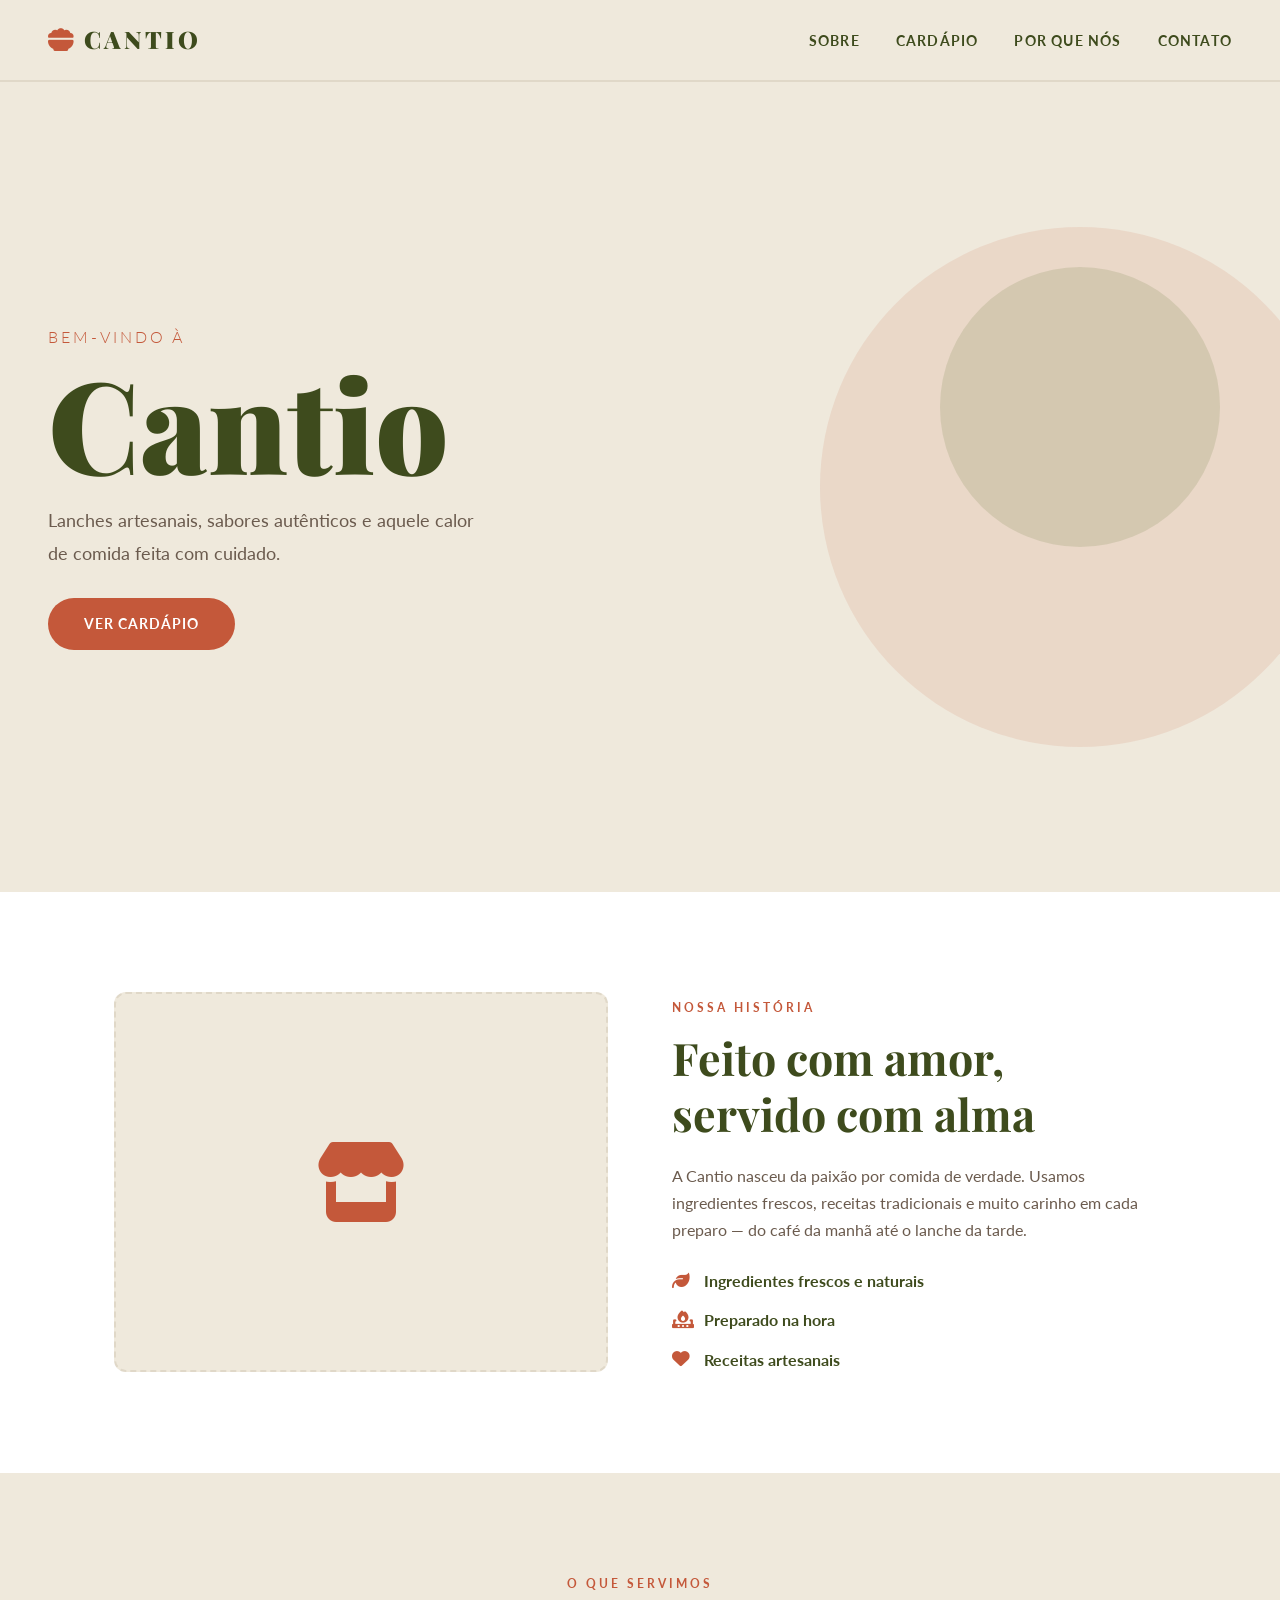
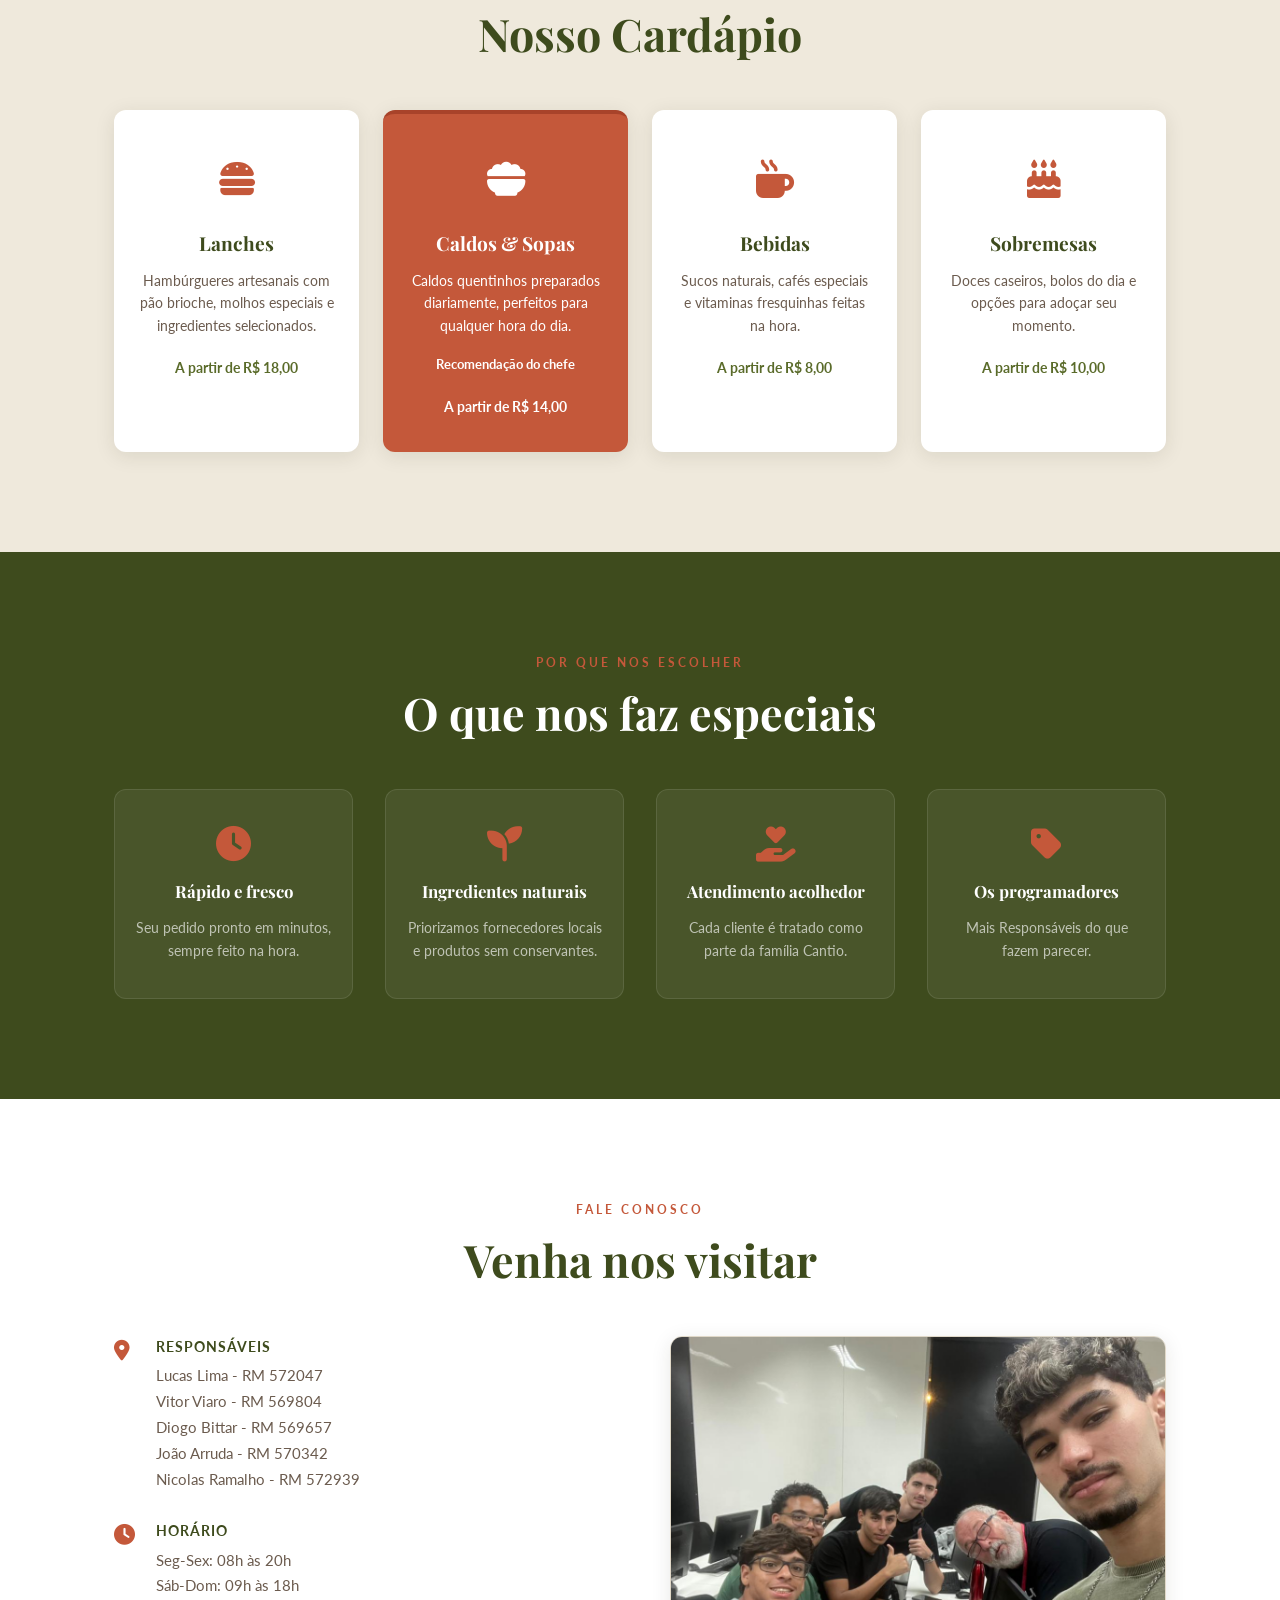
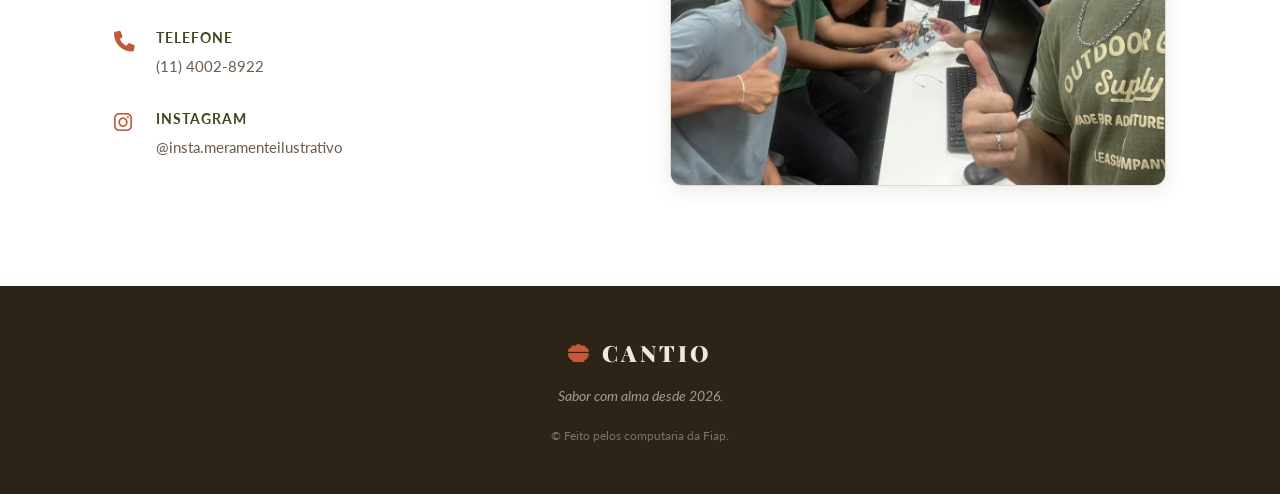
<file: index.html>
<!DOCTYPE html>
<html lang="pt-BR">
<head>
  <meta charset="UTF-8" />
  <meta name="viewport" content="width=device-width, initial-scale=1.0" />
  <title>Cantio — Sabor com Alma</title>

  <!-- Google Fonts -->
  <link rel="preconnect" href="https://fonts.googleapis.com" />
  <link rel="preconnect" href="https://fonts.gstatic.com" crossorigin />
  <link href="https://fonts.googleapis.com/css2?family=Playfair+Display:wght@700;900&family=Lato:wght@300;400;700&display=swap" rel="stylesheet" />

  <!-- Font Awesome -->
  <link rel="stylesheet" href="https://cdnjs.cloudflare.com/ajax/libs/font-awesome/6.5.0/css/all.min.css" />

  <!-- CSS Externo -->
  <link rel="stylesheet" href="projeto/CSS/style.css" />
</head>
<body>

  <!-- ======================== MENU / NAV ======================== -->
  <header id="topo">
    <nav class="navbar">
      <div class="logo">
        <span class="logo-icone"><i class="fa-solid fa-bowl-food"></i></span>
        <span class="logo-texto">CANTIO</span>
      </div>
      <ul class="nav-links">
        <li><a href="#sobre">Sobre</a></li>
        <li><a href="#cardapio">Cardápio</a></li>
        <li><a href="#diferenciais">Por que nós</a></li>
        <li><a href="#contato">Contato</a></li>
      </ul>
    </nav>
  </header>

  <!-- ======================== SEÇÃO 1 — HERO ======================== -->
  <section id="hero">
    <div class="hero-conteudo">
      <p class="hero-subtitulo">Bem-vindo à</p>
      <h1 class="hero-titulo">Cantio</h1>
      <p class="hero-descricao">
        Lanches artesanais, sabores autênticos e aquele calor de comida feita com cuidado.
      </p>
      <a href="#cardapio" class="btn-primario">Ver Cardápio</a>
    </div>
    <div class="hero-decoracao">
      <div class="circulo-grande"></div>
      <div class="circulo-pequeno"></div>
    </div>
  </section>

  <!-- ======================== SEÇÃO 2 — SOBRE ======================== -->
  <section id="sobre">
    <div class="container">
      <div class="sobre-grade">

        <div class="sobre-imagem">
          <div class="imagem-placeholder">
            <i class="fa-solid fa-store"></i>
          </div>
        </div>

        <div class="sobre-texto">
          <span class="secao-etiqueta">Nossa história</span>
          <h2>Feito com amor,<br/>servido com alma</h2>
          <p>
            A Cantio nasceu da paixão por comida de verdade. Usamos ingredientes frescos, receitas
            tradicionais e muito carinho em cada preparo — do café da manhã até o lanche da tarde.
          </p>
          <ul class="sobre-lista">
            <li><i class="fa-solid fa-leaf"></i> Ingredientes frescos e naturais</li>
            <li><i class="fa-solid fa-fire-burner"></i> Preparado na hora</li>
            <li><i class="fa-solid fa-heart"></i> Receitas artesanais</li>
          </ul>
        </div>

      </div>
    </div>
  </section>

  <!-- ======================== SEÇÃO 3 — CARDÁPIO ======================== -->
  <section id="cardapio">
    <div class="container">
      <span class="secao-etiqueta centralizado">O que servimos</span>
      <h2 class="secao-titulo centralizado">Nosso Cardápio</h2>

      <div class="cardapio-grade">

        <div class="card-item">
          <div class="card-icone"><i class="fa-solid fa-burger"></i></div>
          <h3>Lanches</h3>
          <p>Hambúrgueres artesanais com pão brioche, molhos especiais e ingredientes selecionados.</p>
          <span class="card-preco">A partir de R$ 18,00</span>
        </div>

        <div class="card-item destaque">
          <div class="card-icone"><i class="fa-solid fa-bowl-food"></i></div>
          <h3>Caldos & Sopas</h3>
          <p>Caldos quentinhos preparados diariamente, perfeitos para qualquer hora do dia. <br> <h5>Recomendação do chefe</h5></p>
          <span class="card-preco">A partir de R$ 14,00</span>
        </div>

        <div class="card-item">
          <div class="card-icone"><i class="fa-solid fa-mug-hot"></i></div>
          <h3>Bebidas</h3>
          <p>Sucos naturais, cafés especiais e vitaminas fresquinhas feitas na hora.</p>
          <span class="card-preco">A partir de R$ 8,00</span>
        </div>

        <div class="card-item">
          <div class="card-icone"><i class="fa-solid fa-cake-candles"></i></div>
          <h3>Sobremesas</h3>
          <p>Doces caseiros, bolos do dia e opções para adoçar seu momento.</p>
          <span class="card-preco">A partir de R$ 10,00</span>
        </div>

      </div>
    </div>
  </section>

  <!-- ======================== SEÇÃO 4 — DIFERENCIAIS ======================== -->
  <section id="diferenciais">
    <div class="container">
      <span class="secao-etiqueta centralizado">Por que nos escolher</span>
      <h2 class="secao-titulo centralizado">O que nos faz especiais</h2>

      <div class="diferenciais-grade">

        <div class="diferencial-item">
          <i class="fa-solid fa-clock"></i>
          <h4>Rápido e fresco</h4>
          <p>Seu pedido pronto em minutos, sempre feito na hora.</p>
        </div>
 
        <div class="diferencial-item">
          <i class="fa-solid fa-seedling"></i>
          <h4>Ingredientes naturais</h4>
          <p>Priorizamos fornecedores locais e produtos sem conservantes.</p>
        </div>

        <div class="diferencial-item">
          <i class="fa-solid fa-hand-holding-heart"></i>
          <h4>Atendimento acolhedor</h4>
          <p>Cada cliente é tratado como parte da família Cantio.</p>
        </div>

        <div class="diferencial-item">
          <i class="fa-solid fa-tag"></i>
          <h4>Os programadores</h4>
          <p>Mais Responsáveis do que fazem parecer.</p>
        </div>

      </div>
    </div>
  </section>

  <!-- ======================== SEÇÃO 5 — CONTATO ======================== -->
  <section id="contato">
    <div class="container">
      <span class="secao-etiqueta centralizado">Fale conosco</span>
      <h2 class="secao-titulo centralizado">Venha nos visitar</h2>

      <div class="contato-grade">

        <div class="contato-info">
          <div class="contato-linha">
            <i class="fa-solid fa-location-dot"></i>
            <div>
              <strong>Responsáveis</strong>
              <p>Lucas Lima - RM 572047<br/>Vitor Viaro - RM 569804 <br>Diogo Bittar - RM 569657 <br> João Arruda - RM 570342 <br>Nicolas Ramalho - RM 572939 </p>
            </div>
          </div>
          <div class="contato-linha">
            <i class="fa-solid fa-clock"></i>
            <div>
              <strong>Horário</strong>
              <p>Seg-Sex: 08h às 20h<br/>Sáb-Dom: 09h às 18h</p>
            </div>
          </div>
          <div class="contato-linha">
            <i class="fa-solid fa-phone"></i>
            <div>
              <strong>Telefone</strong>
              <p>(11) 4002-8922</p> <!-- Número fictício para exemplo e quem sabe sabe -->
            </div>
          </div>
          <div class="contato-linha">
            <i class="fa-brands fa-instagram"></i>
            <div>
              <strong>Instagram</strong>
              <p>@insta.meramenteilustrativo</p>
            </div>
          </div>
        </div>

        <div class="contato-mapa">
          <img src="projeto/imagens/WhatsApp Image 2026-05-06 at 12.49.43.jpeg" alt="Grupo">
          </div>
        </div>

      </div>
    </div>
  </section>

  <!-- ======================== RODAPÉ ======================== -->
  <footer id="rodape">
    <div class="container">
      <div class="footer-conteudo">
        <div class="footer-logo">
          <i class="fa-solid fa-bowl-food"></i>
          <span>CANTIO</span>
        </div>
        <p class="footer-frase">Sabor com alma desde 2026.</p>
        <p class="footer-copy">&copy; Feito pelos computaria da Fiap.</p>
      </div>
    </div>
  </footer>

</body>
</html>
</file>
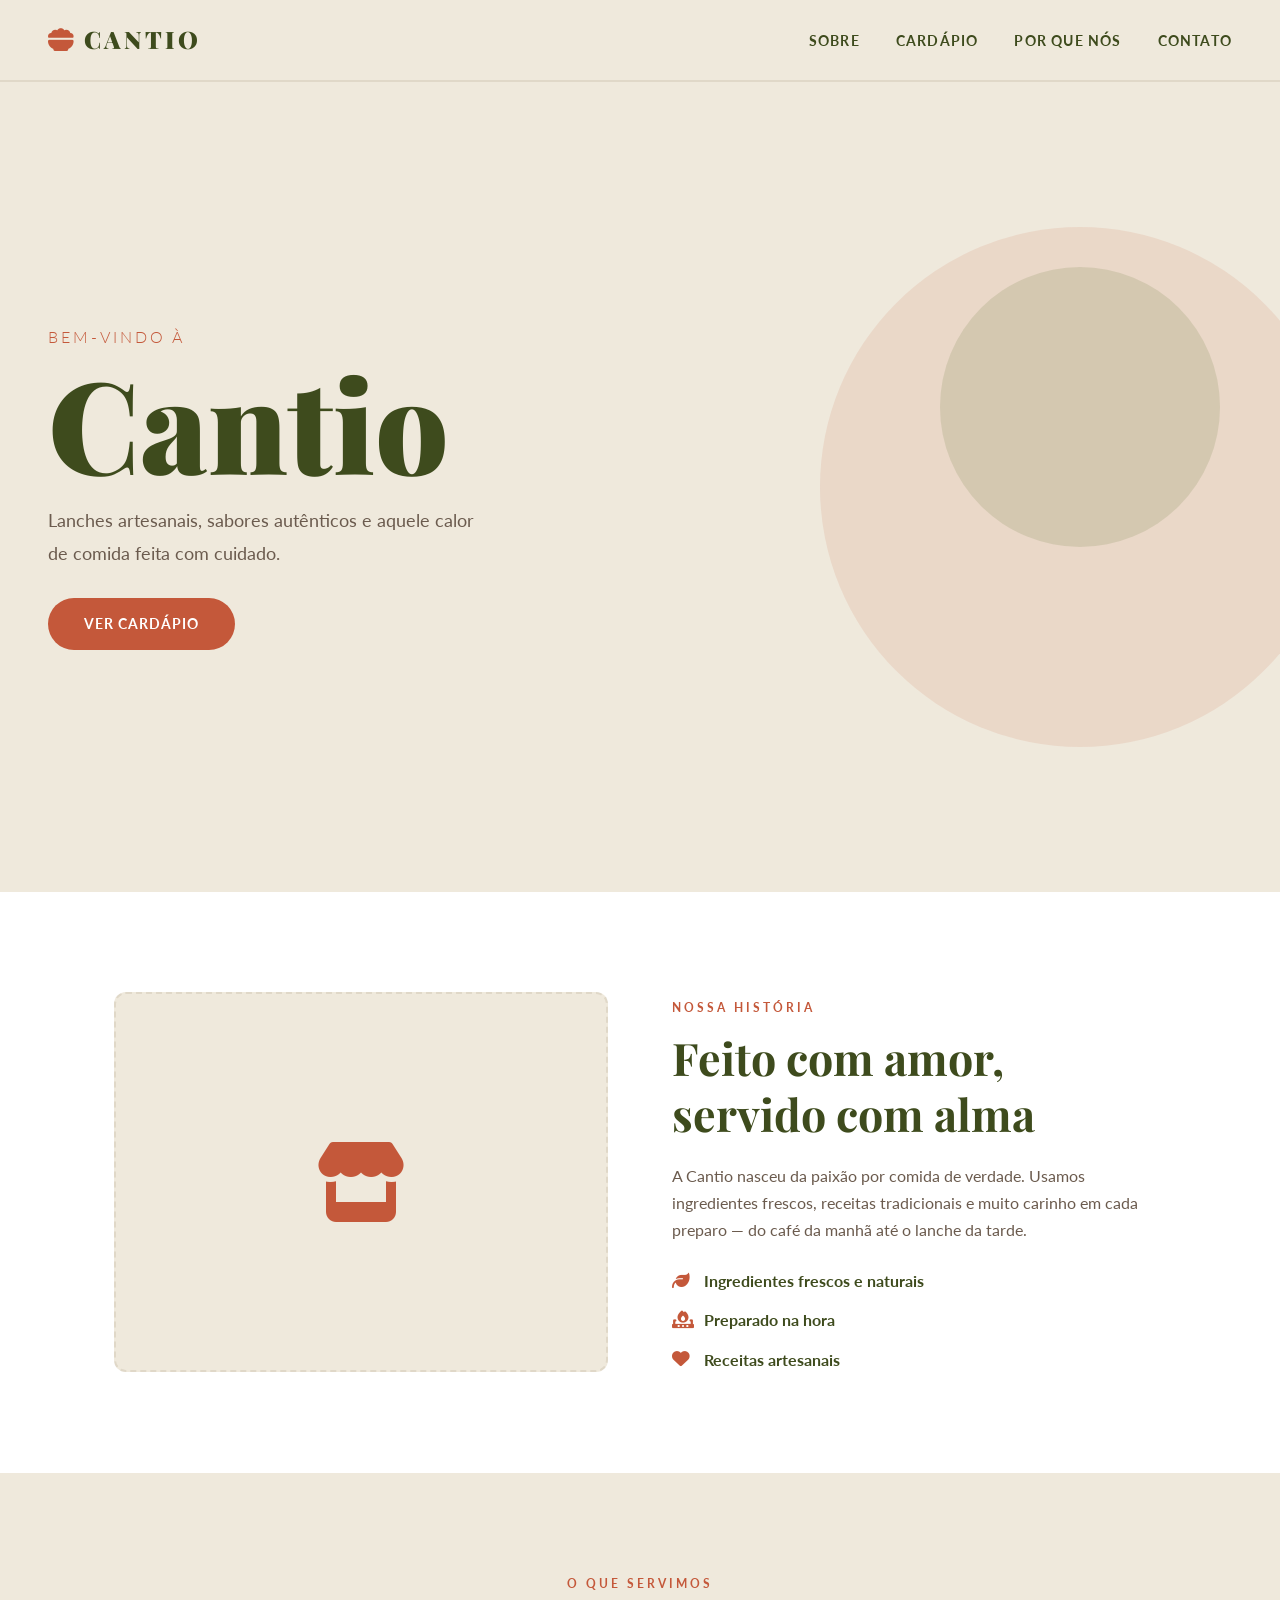
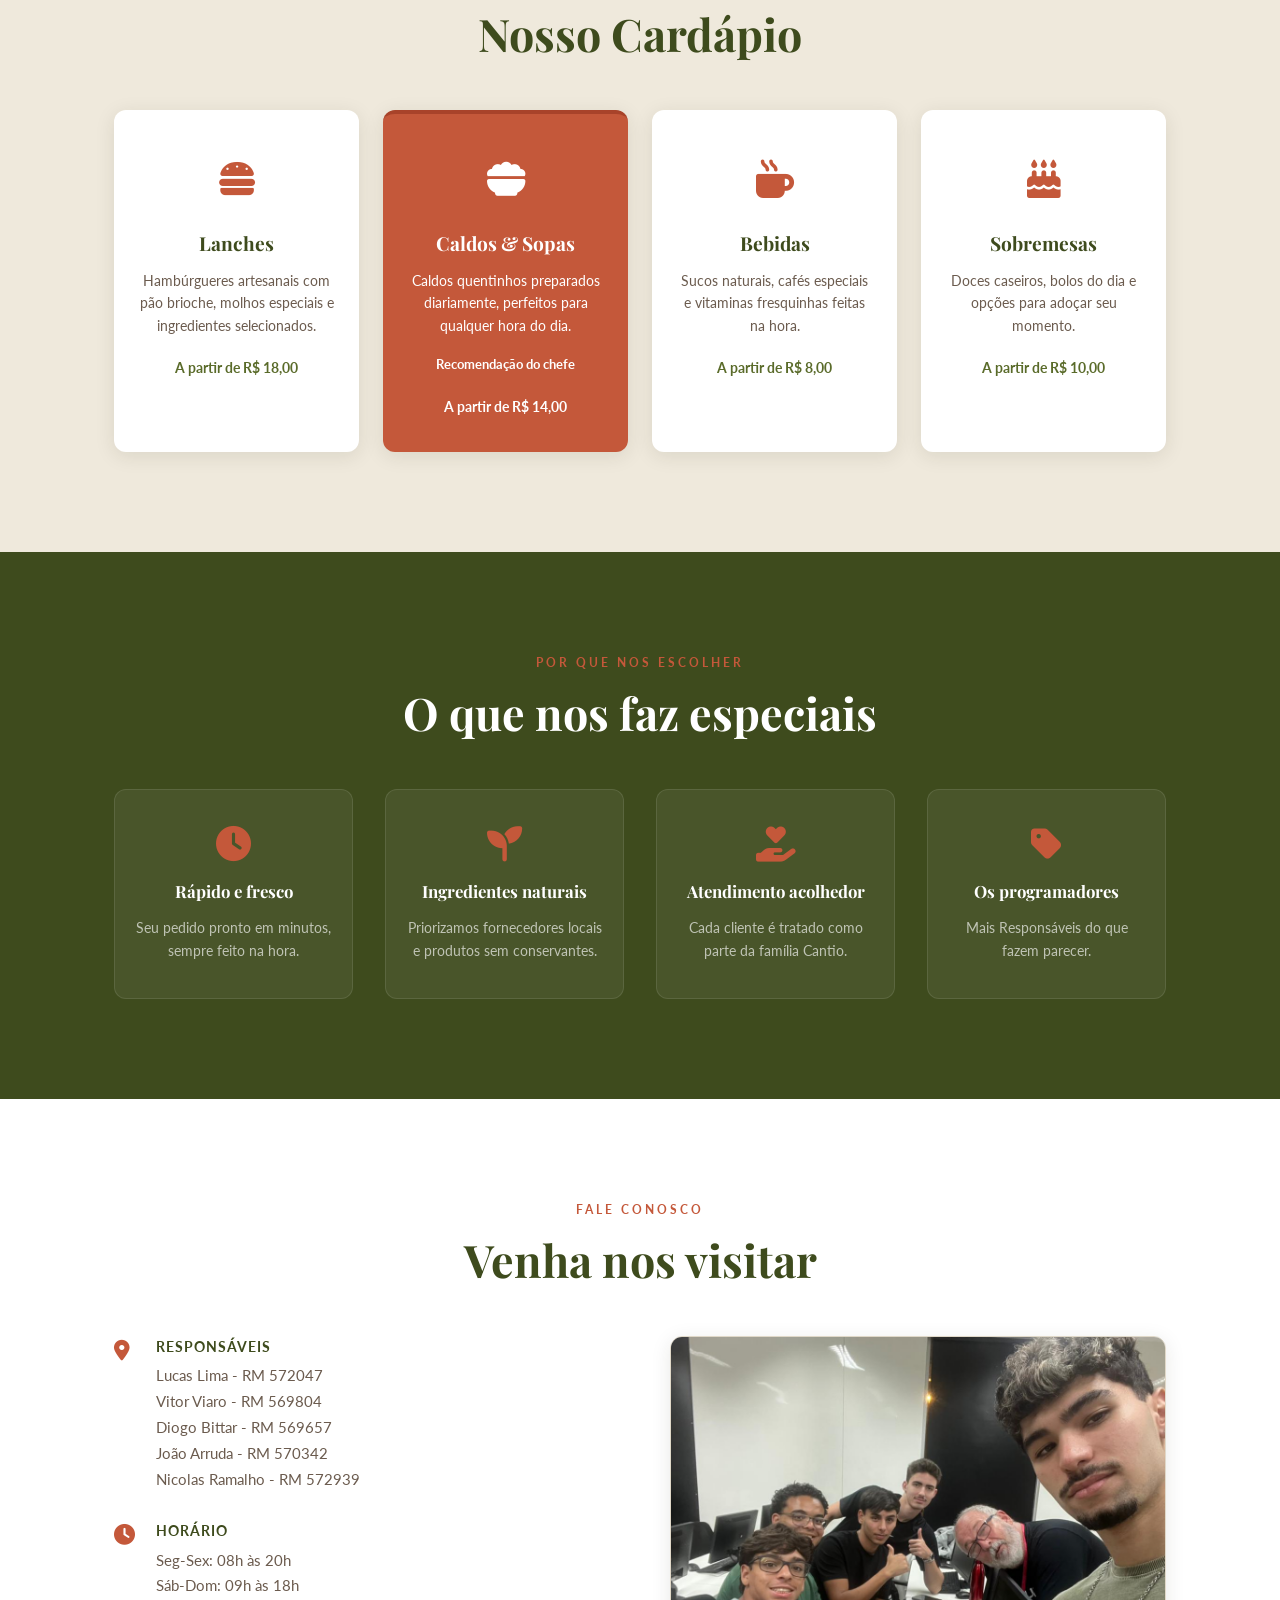
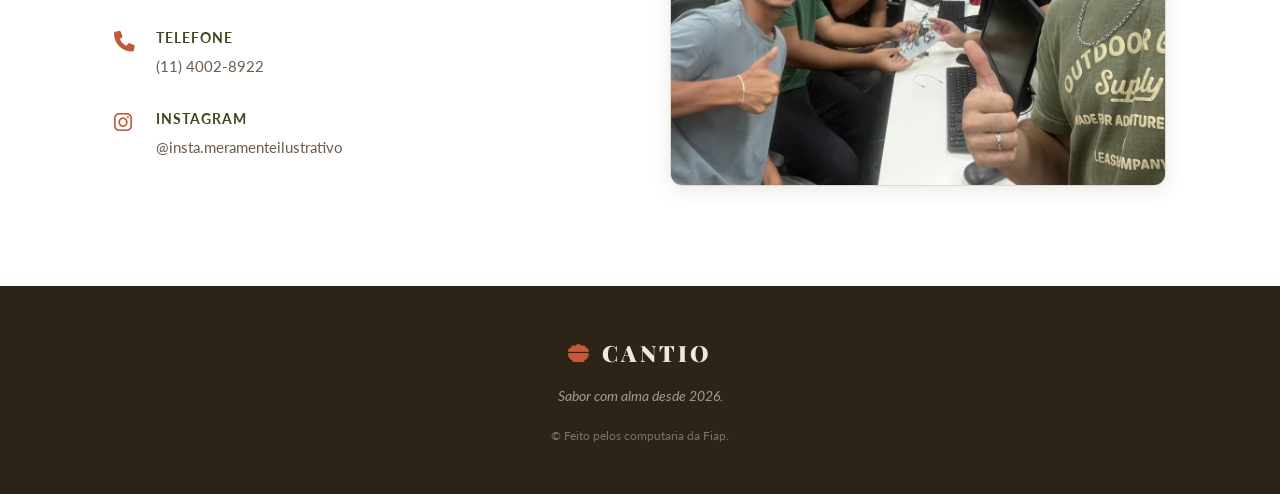
<file: projeto/index.html>
<!DOCTYPE html>
<html lang="pt-BR">
<head>
  <meta charset="UTF-8" />
  <meta name="viewport" content="width=device-width, initial-scale=1.0" />
  <title>Cantio — Sabor com Alma</title>

  <!-- Google Fonts -->
  <link rel="preconnect" href="https://fonts.googleapis.com" />
  <link rel="preconnect" href="https://fonts.gstatic.com" crossorigin />
  <link href="https://fonts.googleapis.com/css2?family=Playfair+Display:wght@700;900&family=Lato:wght@300;400;700&display=swap" rel="stylesheet" />

  <!-- Font Awesome -->
  <link rel="stylesheet" href="https://cdnjs.cloudflare.com/ajax/libs/font-awesome/6.5.0/css/all.min.css" />

  <!-- CSS Externo -->
  <link rel="stylesheet" href="./CSS/style.css" />
</head>
<body>

  <!-- ======================== MENU / NAV ======================== -->
  <header id="topo">
    <nav class="navbar">
      <div class="logo">
        <span class="logo-icone"><i class="fa-solid fa-bowl-food"></i></span>
        <span class="logo-texto">CANTIO</span>
      </div>
      <ul class="nav-links">
        <li><a href="#sobre">Sobre</a></li>
        <li><a href="#cardapio">Cardápio</a></li>
        <li><a href="#diferenciais">Por que nós</a></li>
        <li><a href="#contato">Contato</a></li>
      </ul>
    </nav>
  </header>

  <!-- ======================== SEÇÃO 1 — HERO ======================== -->
  <section id="hero">
    <div class="hero-conteudo">
      <p class="hero-subtitulo">Bem-vindo à</p>
      <h1 class="hero-titulo">Cantio</h1>
      <p class="hero-descricao">
        Lanches artesanais, sabores autênticos e aquele calor de comida feita com cuidado.
      </p>
      <a href="#cardapio" class="btn-primario">Ver Cardápio</a>
    </div>
    <div class="hero-decoracao">
      <div class="circulo-grande"></div>
      <div class="circulo-pequeno"></div>
    </div>
  </section>

  <!-- ======================== SEÇÃO 2 — SOBRE ======================== -->
  <section id="sobre">
    <div class="container">
      <div class="sobre-grade">

        <div class="sobre-imagem">
          <div class="imagem-placeholder">
            <i class="fa-solid fa-store"></i>
          </div>
        </div>

        <div class="sobre-texto">
          <span class="secao-etiqueta">Nossa história</span>
          <h2>Feito com amor,<br/>servido com alma</h2>
          <p>
            A Cantio nasceu da paixão por comida de verdade. Usamos ingredientes frescos, receitas
            tradicionais e muito carinho em cada preparo — do café da manhã até o lanche da tarde.
          </p>
          <ul class="sobre-lista">
            <li><i class="fa-solid fa-leaf"></i> Ingredientes frescos e naturais</li>
            <li><i class="fa-solid fa-fire-burner"></i> Preparado na hora</li>
            <li><i class="fa-solid fa-heart"></i> Receitas artesanais</li>
          </ul>
        </div>

      </div>
    </div>
  </section>

  <!-- ======================== SEÇÃO 3 — CARDÁPIO ======================== -->
  <section id="cardapio">
    <div class="container">
      <span class="secao-etiqueta centralizado">O que servimos</span>
      <h2 class="secao-titulo centralizado">Nosso Cardápio</h2>

      <div class="cardapio-grade">

        <div class="card-item">
          <div class="card-icone"><i class="fa-solid fa-burger"></i></div>
          <h3>Lanches</h3>
          <p>Hambúrgueres artesanais com pão brioche, molhos especiais e ingredientes selecionados.</p>
          <span class="card-preco">A partir de R$ 18,00</span>
        </div>

        <div class="card-item destaque">
          <div class="card-icone"><i class="fa-solid fa-bowl-food"></i></div>
          <h3>Caldos & Sopas</h3>
          <p>Caldos quentinhos preparados diariamente, perfeitos para qualquer hora do dia. <br> <h5>Recomendação do chefe</h5></p>
          <span class="card-preco">A partir de R$ 14,00</span>
        </div>

        <div class="card-item">
          <div class="card-icone"><i class="fa-solid fa-mug-hot"></i></div>
          <h3>Bebidas</h3>
          <p>Sucos naturais, cafés especiais e vitaminas fresquinhas feitas na hora.</p>
          <span class="card-preco">A partir de R$ 8,00</span>
        </div>

        <div class="card-item">
          <div class="card-icone"><i class="fa-solid fa-cake-candles"></i></div>
          <h3>Sobremesas</h3>
          <p>Doces caseiros, bolos do dia e opções para adoçar seu momento.</p>
          <span class="card-preco">A partir de R$ 10,00</span>
        </div>

      </div>
    </div>
  </section>

  <!-- ======================== SEÇÃO 4 — DIFERENCIAIS ======================== -->
  <section id="diferenciais">
    <div class="container">
      <span class="secao-etiqueta centralizado">Por que nos escolher</span>
      <h2 class="secao-titulo centralizado">O que nos faz especiais</h2>

      <div class="diferenciais-grade">

        <div class="diferencial-item">
          <i class="fa-solid fa-clock"></i>
          <h4>Rápido e fresco</h4>
          <p>Seu pedido pronto em minutos, sempre feito na hora.</p>
        </div>
 
        <div class="diferencial-item">
          <i class="fa-solid fa-seedling"></i>
          <h4>Ingredientes naturais</h4>
          <p>Priorizamos fornecedores locais e produtos sem conservantes.</p>
        </div>

        <div class="diferencial-item">
          <i class="fa-solid fa-hand-holding-heart"></i>
          <h4>Atendimento acolhedor</h4>
          <p>Cada cliente é tratado como parte da família Cantio.</p>
        </div>

        <div class="diferencial-item">
          <i class="fa-solid fa-tag"></i>
          <h4>Os programadores</h4>
          <p>Mais Responsáveis do que fazem parecer.</p>
        </div>

      </div>
    </div>
  </section>

  <!-- ======================== SEÇÃO 5 — CONTATO ======================== -->
  <section id="contato">
    <div class="container">
      <span class="secao-etiqueta centralizado">Fale conosco</span>
      <h2 class="secao-titulo centralizado">Venha nos visitar</h2>

      <div class="contato-grade">

        <div class="contato-info">
          <div class="contato-linha">
            <i class="fa-solid fa-location-dot"></i>
            <div>
              <strong>Responsáveis</strong>
              <p>Lucas Lima - RM 572047<br/>Vitor Viaro - RM 569804 <br>Diogo Bittar - RM 569657 <br> João Arruda - RM 570342 <br>Nicolas Ramalho - RM 572939 </p>
            </div>
          </div>
          <div class="contato-linha">
            <i class="fa-solid fa-clock"></i>
            <div>
              <strong>Horário</strong>
              <p>Seg-Sex: 08h às 20h<br/>Sáb-Dom: 09h às 18h</p>
            </div>
          </div>
          <div class="contato-linha">
            <i class="fa-solid fa-phone"></i>
            <div>
              <strong>Telefone</strong>
              <p>(11) 4002-8922</p> <!-- Número fictício para exemplo e quem sabe sabe -->
            </div>
          </div>
          <div class="contato-linha">
            <i class="fa-brands fa-instagram"></i>
            <div>
              <strong>Instagram</strong>
              <p>@insta.meramenteilustrativo</p>
            </div>
          </div>
        </div>

        <div class="contato-mapa">
          <img src="./imagens/WhatsApp Image 2026-05-06 at 12.49.43.jpeg" alt="Grupo">
          </div>
        </div>

      </div>
    </div>
  </section>

  <!-- ======================== RODAPÉ ======================== -->
  <footer id="rodape">
    <div class="container">
      <div class="footer-conteudo">
        <div class="footer-logo">
          <i class="fa-solid fa-bowl-food"></i>
          <span>CANTIO</span>
        </div>
        <p class="footer-frase">Sabor com alma desde 2026.</p>
        <p class="footer-copy">&copy; Feito pelos computaria da Fiap.</p>
      </div>
    </div>
  </footer>

</body>
</html>
</file>
<file: projeto/CSS/style.css>
/* =====================================================
    CANTIO — Lanchonete  |  style.css
    ===================================================== */

  /* ---------- Variáveis de cor (identidade Cantio) --------- */
  :root {
    --cor-creme:      #EFE9DC;
    --cor-creme-escuro: #E0D8C8;
    --cor-terracota:  #C4583A;
    --cor-terracota-escura: #A8432A;
    --cor-verde:      #5A6B2A;
    --cor-verde-escuro: #3E4B1D;
    --cor-texto:      #2C2417;
    --cor-texto-suave: #6B5B4E;
    --branco:         #FFFFFF;

    --fonte-titulo: 'Playfair Display', serif;
    --fonte-corpo:  'Lato', sans-serif;

    --sombra-card: 0 4px 20px rgba(44, 36, 23, 0.1);
    --raio:        12px;
  }

  /* ---------- Reset & Base ---------- */
  *, *::before, *::after {
    margin: 0;
    padding: 0;
    box-sizing: border-box;
  }

  html {
    scroll-behavior: smooth;
  }

  body {
    font-family: var(--fonte-corpo);
    background-color: var(--cor-creme);
    color: var(--cor-texto);
    line-height: 1.7;
  }

  a {
    text-decoration: none;
    color: inherit;
  }

  ul {
    list-style: none;
  }

  /* ---------- Container ---------- */
  .container {
    max-width: 1100px;
    margin: 0 auto;
    padding: 0 24px;
  }

  /* ---------- NAVBAR ---------- */
  .navbar {
    display: flex;
    align-items: center;
    justify-content: space-between;
    padding: 18px 48px;
    background-color: var(--cor-creme);
    position: sticky;
    top: 0;
    z-index: 100;
    border-bottom: 2px solid var(--cor-creme-escuro);
  }

  .logo {
    display: flex;
    align-items: center;
    gap: 10px;
  }

  .logo-icone {
    font-size: 1.6rem;
    color: var(--cor-terracota);
  }

  .logo-texto {
    font-family: var(--fonte-titulo);
    font-size: 1.5rem;
    font-weight: 900;
    color: var(--cor-verde-escuro);
    letter-spacing: 3px;
  }

  .nav-links {
    display: flex;
    gap: 36px;
  }

  .nav-links a {
    font-family: var(--fonte-corpo);
    font-weight: 700;
    font-size: 0.88rem;
    letter-spacing: 1.2px;
    text-transform: uppercase;
    color: var(--cor-verde-escuro);
    transition: color 0.2s;
  }

  .nav-links a:hover {
    color: var(--cor-terracota);
  }

  /* ---------- BOTÃO ---------- */
  .btn-primario {
    display: inline-block;
    background-color: var(--cor-terracota);
    color: var(--branco);
    font-family: var(--fonte-corpo);
    font-weight: 700;
    font-size: 0.9rem;
    letter-spacing: 1px;
    text-transform: uppercase;
    padding: 14px 36px;
    border-radius: 50px;
    transition: background-color 0.25s, transform 0.2s;
    margin-top: 28px;
  }

  .btn-primario:hover {
    background-color: var(--cor-terracota-escura);
    transform: translateY(-2px);
  }

  /* ---------- SEÇÃO 1: HERO ---------- */
  #hero {
    position: relative;
    min-height: 90vh;
    display: flex;
    align-items: center;
    overflow: hidden;
    padding: 60px 48px;
  }

  .hero-conteudo {
    position: relative;
    z-index: 2;
    max-width: 600px;
  }

  .hero-subtitulo {
    font-family: var(--fonte-corpo);
    font-size: 1rem;
    font-weight: 300;
    letter-spacing: 3px;
    text-transform: uppercase;
    color: var(--cor-terracota);
    margin-bottom: 8px;
  }

  .hero-titulo {
    font-family: var(--fonte-titulo);
    font-size: clamp(4rem, 10vw, 8rem);
    font-weight: 900;
    line-height: 1;
    color: var(--cor-verde-escuro);
  }

  .hero-descricao {
    font-size: 1.15rem;
    color: var(--cor-texto-suave);
    max-width: 440px;
    margin-top: 18px;
    line-height: 1.8;
  }

  /* Decoração geométrica do hero */
  .hero-decoracao {
    position: absolute;
    right: -60px;
    top: 50%;
    transform: translateY(-50%);
    z-index: 1;
  }

  .circulo-grande {
    width: 520px;
    height: 520px;
    border-radius: 50%;
    background-color: var(--cor-terracota);
    opacity: 0.12;
  }

  .circulo-pequeno {
    width: 280px;
    height: 280px;
    border-radius: 50%;
    background-color: var(--cor-verde);
    opacity: 0.15;
    position: absolute;
    top: 40px;
    left: 120px;
  }

  /* ---------- SEÇÃO 2: SOBRE ---------- */
  #sobre {
    padding: 100px 0;
    background-color: var(--branco);
  }

  .sobre-grade {
    display: grid;
    grid-template-columns: 1fr 1fr;
    gap: 64px;
    align-items: center;
  }

  .imagem-placeholder {
    background-color: var(--cor-creme);
    border-radius: var(--raio);
    height: 380px;
    display: flex;
    align-items: center;
    justify-content: center;
    font-size: 5rem;
    color: var(--cor-terracota);
    border: 2px dashed var(--cor-creme-escuro);
  }

  .secao-etiqueta {
    display: inline-block;
    font-size: 0.78rem;
    font-weight: 700;
    letter-spacing: 3px;
    text-transform: uppercase;
    color: var(--cor-terracota);
    margin-bottom: 12px;
  }

  .secao-etiqueta.centralizado {
    display: block;
    text-align: center;
  }

  h2 {
    font-family: var(--fonte-titulo);
    font-size: clamp(1.8rem, 3.5vw, 2.8rem);
    font-weight: 700;
    color: var(--cor-verde-escuro);
    line-height: 1.25;
    margin-bottom: 20px;
  }

  .secao-titulo.centralizado {
    text-align: center;
    margin-bottom: 48px;
  }

  .sobre-texto p {
    color: var(--cor-texto-suave);
    font-size: 1rem;
    margin-bottom: 24px;
  }

  .sobre-lista {
    display: flex;
    flex-direction: column;
    gap: 12px;
  }

  .sobre-lista li {
    display: flex;
    align-items: center;
    gap: 12px;
    font-weight: 700;
    color: var(--cor-verde-escuro);
  }

  .sobre-lista li i {
    color: var(--cor-terracota);
    font-size: 1.1rem;
    width: 20px;
  }

  /* ---------- SEÇÃO 3: CARDÁPIO ---------- */
  #cardapio {
    padding: 100px 0;
    background-color: var(--cor-creme);
  }

  .cardapio-grade {
    display: grid;
    grid-template-columns: repeat(4, 1fr);
    gap: 24px;
  }

  .card-item {
    background-color: var(--branco);
    border-radius: var(--raio);
    padding: 32px 24px;
    text-align: center;
    box-shadow: var(--sombra-card);
    transition: transform 0.25s, box-shadow 0.25s;
    border-top: 4px solid transparent;
  }

  .card-item:hover {
    transform: translateY(-6px);
    box-shadow: 0 12px 32px rgba(44, 36, 23, 0.15);
    border-top-color: var(--cor-terracota);
  }

  .card-item.destaque {
    background-color: var(--cor-terracota);
    color: var(--branco);
    border-top-color: var(--cor-terracota-escura);
  }

  .card-item.destaque h3,
  .card-item.destaque p,
  .card-item.destaque .card-preco {
    color: var(--branco);
  }

  .card-icone {
    font-size: 2.4rem;
    margin-bottom: 16px;
    color: var(--cor-terracota);
  }

  .card-item.destaque .card-icone {
    color: var(--branco);
  }

  .card-item h3 {
    font-family: var(--fonte-titulo);
    font-size: 1.2rem;
    color: var(--cor-verde-escuro);
    margin-bottom: 10px;
  }

  .card-item p {
    font-size: 0.88rem;
    color: var(--cor-texto-suave);
    line-height: 1.6;
    margin-bottom: 16px;
  }

  .card-preco {
    font-weight: 700;
    font-size: 0.9rem;
    color: var(--cor-verde);
  }

  /* ---------- SEÇÃO 4: DIFERENCIAIS ---------- */
  #diferenciais {
    padding: 100px 0;
    background-color: var(--cor-verde-escuro);
  }

  #diferenciais .secao-etiqueta {
    color: var(--cor-terracota);
  }

  #diferenciais h2 {
    color: var(--branco);
  }

  .diferenciais-grade {
    display: grid;
    grid-template-columns: repeat(4, 1fr);
    gap: 32px;
    margin-top: 0;
  }

  .diferencial-item {
    text-align: center;
    padding: 36px 20px;
    border-radius: var(--raio);
    background-color: rgba(255,255,255,0.06);
    border: 1px solid rgba(255,255,255,0.1);
    transition: background-color 0.25s;
  }

  .diferencial-item:hover {
    background-color: rgba(255,255,255,0.12);
  }

  .diferencial-item i {
    font-size: 2.2rem;
    color: var(--cor-terracota);
    margin-bottom: 16px;
    display: block;
  }

  .diferencial-item h4 {
    font-family: var(--fonte-titulo);
    font-size: 1.05rem;
    color: var(--branco);
    margin-bottom: 10px;
  }

  .diferencial-item p {
    font-size: 0.88rem;
    color: rgba(255,255,255,0.65);
    line-height: 1.65;
  }

  /* ---------- SEÇÃO 5: CONTATO ---------- */
  #contato {
    padding: 100px 0;
    background-color: var(--branco);
  }

  .contato-grade {
    display: grid;
    grid-template-columns: 1fr 1fr;
    gap: 60px;
    align-items: start;
  }

  .contato-info {
    display: flex;
    flex-direction: column;
    gap: 28px;
  }

  .contato-linha {
    display: flex;
    gap: 18px;
    align-items: flex-start;
  }

  .contato-linha i {
    font-size: 1.3rem;
    color: var(--cor-terracota);
    margin-top: 4px;
    width: 24px;
    flex-shrink: 0;
  }

  .contato-linha strong {
    display: block;
    font-size: 0.85rem;
    letter-spacing: 1px;
    text-transform: uppercase;
    color: var(--cor-verde-escuro);
    margin-bottom: 4px;
  }

  .contato-linha p {
    font-size: 0.95rem;
    color: var(--cor-texto-suave);
  }

  .mapa-placeholder {
    background-color: var(--cor-creme);
    border-radius: var(--raio);
    height: 300px;
    display: flex;
    flex-direction: column;
    align-items: center;
    justify-content: center;
    gap: 12px;
    border: 2px dashed var(--cor-creme-escuro);
    color: var(--cor-terracota);
  }

  .mapa-placeholder i {
    font-size: 3rem;
  }

  .mapa-placeholder p {
    font-size: 0.9rem;
    color: var(--cor-texto-suave);
  }

  /* ---------- RODAPÉ ---------- */
  #rodape {
    background-color: var(--cor-texto);
    padding: 48px 0;
    text-align: center;
  }

  .footer-conteudo {
    display: flex;
    flex-direction: column;
    align-items: center;
    gap: 12px;
  }

  .footer-logo {
    display: flex;
    align-items: center;
    gap: 10px;
    font-family: var(--fonte-titulo);
    font-size: 1.4rem;
    font-weight: 900;
    letter-spacing: 3px;
    color: var(--cor-creme);
  }

  .footer-logo i {
    color: var(--cor-terracota);
    font-size: 1.3rem;
  }

  .footer-frase {
    font-size: 0.9rem;
    color: rgba(239,233,220,0.6);
    font-style: italic;
  }

  .footer-copy {
    font-size: 0.78rem;
    color: rgba(239,233,220,0.4);
    margin-top: 4px;
  }

  /* ---------- RESPONSIVO ---------- */
  @media (max-width: 900px) {
    .navbar {
      padding: 16px 24px;
    }

    .nav-links {
      gap: 20px;
    }

    #hero {
      padding: 80px 24px 60px;
      min-height: auto;
    }

    .hero-decoracao {
      display: none;
    }

    .sobre-grade,
    .contato-grade {
      grid-template-columns: 1fr;
      gap: 40px;
    }

    .cardapio-grade,
    .diferenciais-grade {
      grid-template-columns: repeat(2, 1fr);
    }
  }

  @media (max-width: 600px) {
    .nav-links {
      display: none;
    }

    .cardapio-grade,
    .diferenciais-grade {
      grid-template-columns: 1fr;
    }

    #sobre,
    #cardapio,
    #diferenciais,
    #contato {
      padding: 64px 0;
    }
  }

.contato-mapa {
  width: 100%;
  height: 450px;
  border-radius: var(--raio);
  overflow: hidden;
  box-shadow: var(--sombra-card);
  border: 1px solid var(--cor-creme-escuro);
}

.contato-mapa img {
  width: 100%;
  height: 100%;
  object-fit: cover;
  object-position: center;
  display: block;
}
</file>
